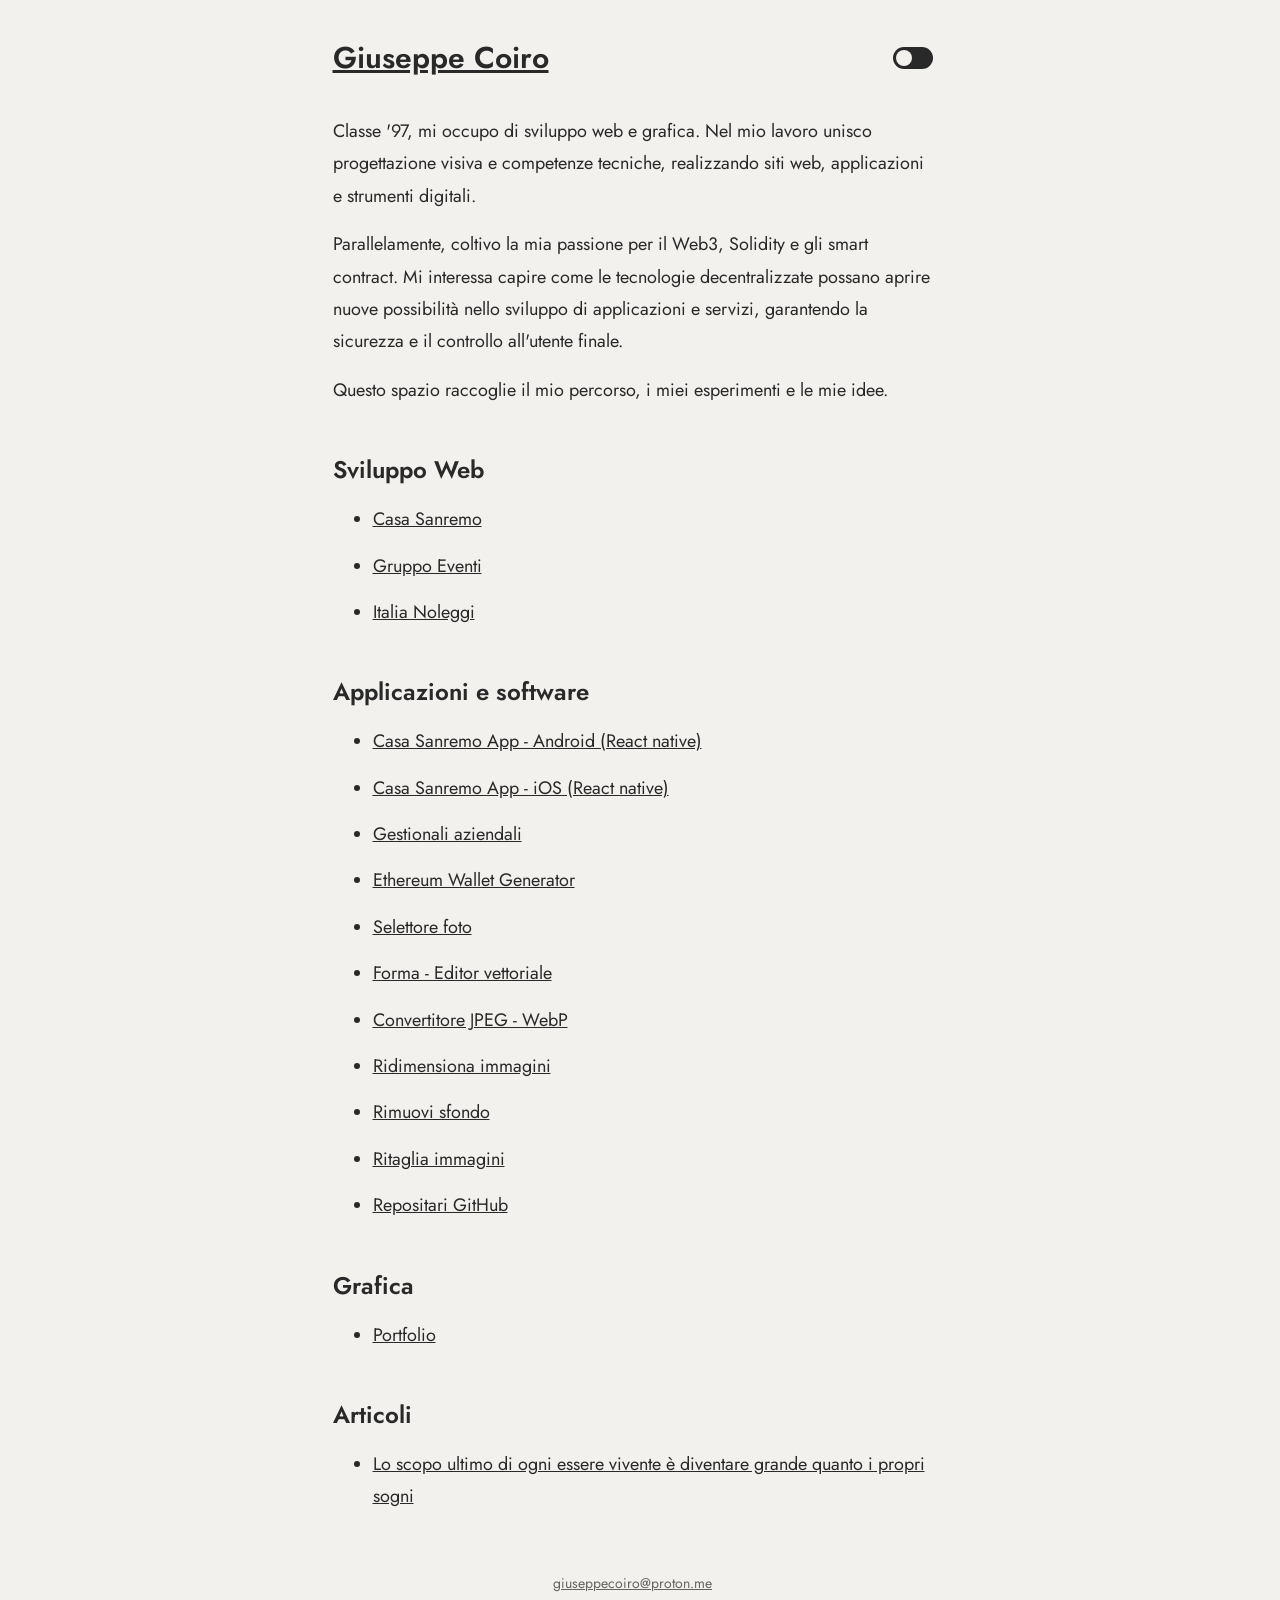
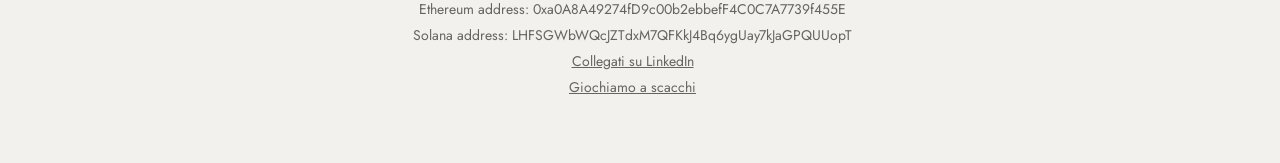
<file: index.html>
<!DOCTYPE html>
<html lang="it">

<head>
  <meta charset="UTF-8">
  <meta name="viewport" content="width=device-width, initial-scale=1">
  <meta name="description" content="Giuseppe Coiro, sviluppatore web e graphic designer. Scopri i miei progetti digitali, le applicazioni realizzate, il portfolio grafico e il mio percorso nel Web3 e in Ethereum.">
  <title>Giuseppe Coiro</title>
  <link rel="stylesheet" href="style.css?v=6">
  <script src="script.js?v=2"></script>
</head>

<body>
  <site-header></site-header>

  <main class="contenuto">
    <p>
      Classe '97, mi occupo di sviluppo web e grafica.
      Nel mio lavoro unisco progettazione visiva e competenze tecniche,
      realizzando siti web, applicazioni e strumenti digitali.
    </p>

    <p>
      Parallelamente, coltivo la mia passione per il Web3, Solidity e gli smart contract.
      Mi interessa capire come le tecnologie decentralizzate possano
      aprire nuove possibilità nello sviluppo di applicazioni e servizi, garantendo la sicurezza e il controllo all'utente finale.
    </p>

    <p>
      Questo spazio raccoglie il mio percorso, i miei esperimenti e le mie idee.
    </p>

    <section class="portfolio">

      <div class="spazio"></div>

      <div class="web">
        <h2>Sviluppo Web</h2>
        <ul>
          <li>
            <a href="https://www.casasanremo.it/" target="_blank" rel="noopener noreferrer">
              Casa Sanremo
            </a>
          </li>
          <li>
            <a href="https://www.gruppoeventi.org/" target="_blank" rel="noopener noreferrer">
              Gruppo Eventi
            </a>
          </li>
          <li>
            <a href="https://www.italianoleggi.net/" target="_blank" rel="noopener noreferrer">
              Italia Noleggi
            </a>
          </li>
        </ul>
      </div>

      <div class="spazio"></div>

      <div class="app">
        <h2>Applicazioni e software</h2>
        <ul>
          <li><a href="https://play.google.com/store/apps/details?id=it.casasanremo.app" target="_blank"
              rel="noopener noreferrer">Casa Sanremo App - Android (React native)</a>
          <li><a href="https://apps.apple.com/us/app/casa-sanremo/id6782826080" target="_blank"
              rel="noopener noreferrer">Casa Sanremo App - iOS (React native)</a>
          <li><a href="gestionali.html">Gestionali aziendali</a>
          <li><a href="https://pepcoiro.github.io/ethereum-wallet-generator/" target="_blank"
              rel="noopener noreferrer">Ethereum Wallet Generator</a></li>
          <li><a href="https://pepcoiro.github.io/selettore-foto/" target="_blank"
              rel="noopener noreferrer">Selettore foto</a></li>
          <li><a href="https://pepcoiro.github.io/forma/" target="_blank"
              rel="noopener noreferrer">Forma - Editor vettoriale</a></li>
          <li><a href="https://pepcoiro.github.io/convertitore-jpeg-webp/" target="_blank"
              rel="noopener noreferrer">Convertitore JPEG - WebP</a></li>
          <li><a href="https://pepcoiro.github.io/ridimensiona-immagini/" target="_blank"
              rel="noopener noreferrer">Ridimensiona immagini</a></li>
          <li><a href="https://pepcoiro.github.io/rimuovi-sfondo/" target="_blank"
              rel="noopener noreferrer">Rimuovi sfondo</a></li>
          <li><a href="https://pepcoiro.github.io/ritaglia-immagini/" target="_blank"
              rel="noopener noreferrer">Ritaglia immagini</a></li>
          <li><a href="https://github.com/pepcoiro?tab=repositories" target="_blank"
              rel="noopener noreferrer">Repositari GitHub</a>
          </li>
        </ul>
      </div>

      <div class="spazio"></div>

      <div class="grafica">
        <h2>Grafica</h2>
        <ul>
          <li><a href="grafica.html">Portfolio</a></li>
        </ul>
      </div>

      <div class="spazio"></div>

      <div class="articoli">
        <h2>Articoli</h2>
        <ul>
          <li>
            <a href="articoli/2026-10-16_lo_scopo_ultimo_di_ogni_essere_vivente_e_diventare_grande_quanto_i_propri_sogni.html">
              Lo scopo ultimo di ogni essere vivente è diventare grande quanto i propri sogni
            </a>
          </li>
        </ul>
      </div>

    </section>
  </main>

  <site-footer></site-footer>
</body>

</html>
</file>
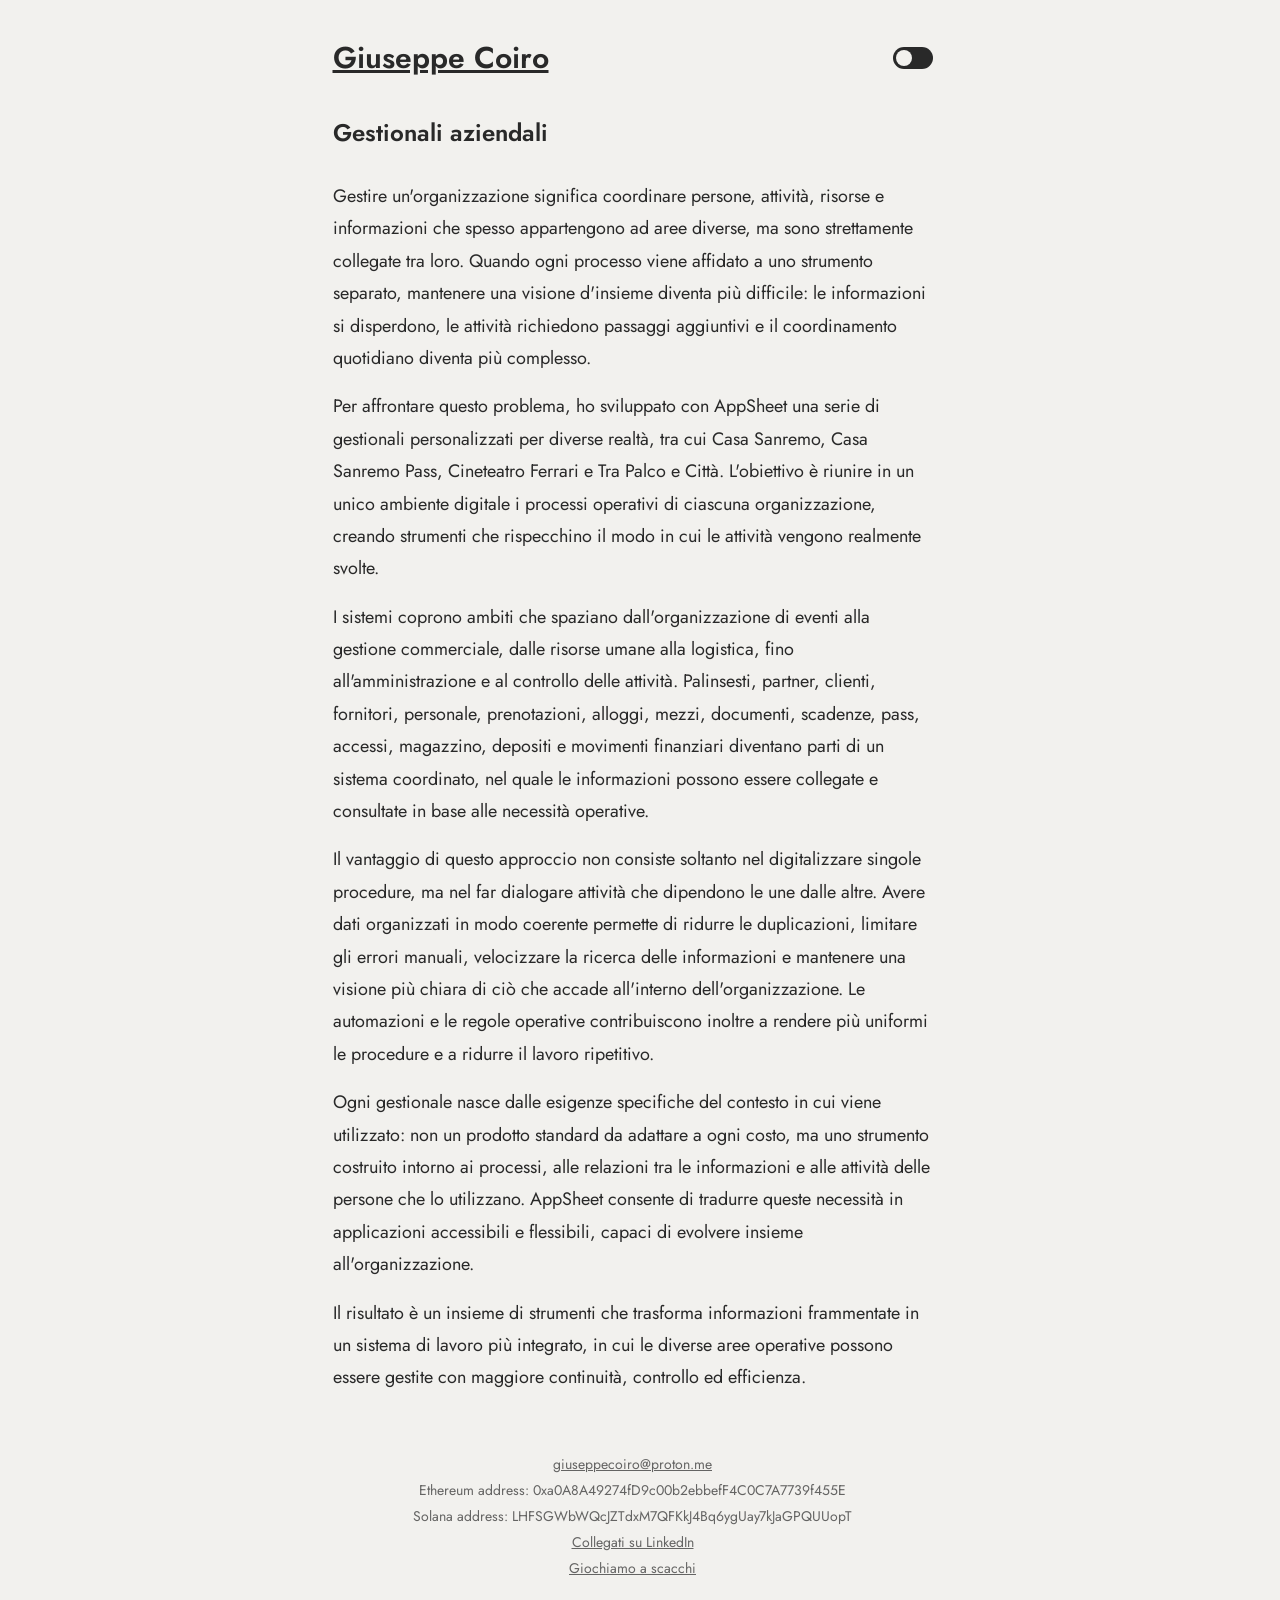
<file: gestionali.html>
<!DOCTYPE html>
<html lang="it">

<head>
    <meta charset="UTF-8">
    <meta name="viewport" content="width=device-width, initial-scale=1">
    <title>Grafica / Giuseppe Coiro</title>
    <link rel="stylesheet" href="style.css">
    <script src="script.js"></script>
</head>

<body>
    <site-header></site-header>

    <main class="contenuto">

        <h2>Gestionali aziendali</h2>
        <div class="spazio"></div>

        <p>
            Gestire un'organizzazione significa coordinare persone, attività,
            risorse e informazioni che spesso appartengono ad aree diverse,
            ma sono strettamente collegate tra loro. Quando ogni processo viene
            affidato a uno strumento separato, mantenere una visione d'insieme
            diventa più difficile: le informazioni si disperdono, le attività
            richiedono passaggi aggiuntivi e il coordinamento quotidiano diventa
            più complesso.
        </p>

        <p>
            Per affrontare questo problema, ho sviluppato con AppSheet una serie
            di gestionali personalizzati per diverse realtà, tra cui Casa Sanremo,
            Casa Sanremo Pass, Cineteatro Ferrari e Tra Palco e Città.
            L'obiettivo è riunire in un unico ambiente digitale i processi
            operativi di ciascuna organizzazione, creando strumenti che
            rispecchino il modo in cui le attività vengono realmente svolte.
        </p>

        <p>
            I sistemi coprono ambiti che spaziano dall'organizzazione di eventi
            alla gestione commerciale, dalle risorse umane alla logistica, fino
            all'amministrazione e al controllo delle attività. Palinsesti, partner,
            clienti, fornitori, personale, prenotazioni, alloggi, mezzi, documenti,
            scadenze, pass, accessi, magazzino, depositi e movimenti finanziari
            diventano parti di un sistema coordinato, nel quale le informazioni
            possono essere collegate e consultate in base alle necessità operative.
        </p>

        <p>
            Il vantaggio di questo approccio non consiste soltanto nel digitalizzare
            singole procedure, ma nel far dialogare attività che dipendono le une
            dalle altre. Avere dati organizzati in modo coerente permette di ridurre
            le duplicazioni, limitare gli errori manuali, velocizzare la ricerca
            delle informazioni e mantenere una visione più chiara di ciò che accade
            all'interno dell'organizzazione. Le automazioni e le regole operative
            contribuiscono inoltre a rendere più uniformi le procedure e a ridurre
            il lavoro ripetitivo.
        </p>

        <p>
            Ogni gestionale nasce dalle esigenze specifiche del contesto in cui
            viene utilizzato: non un prodotto standard da adattare a ogni costo,
            ma uno strumento costruito intorno ai processi, alle relazioni tra
            le informazioni e alle attività delle persone che lo utilizzano.
            AppSheet consente di tradurre queste necessità in applicazioni
            accessibili e flessibili, capaci di evolvere insieme all'organizzazione.
        </p>

        <p>
            Il risultato è un insieme di strumenti che trasforma informazioni
            frammentate in un sistema di lavoro più integrato, in cui le diverse
            aree operative possono essere gestite con maggiore continuità,
            controllo ed efficienza.
        </p>

    </main>
    <site-footer></site-footer>
</body>

</html>
</file>
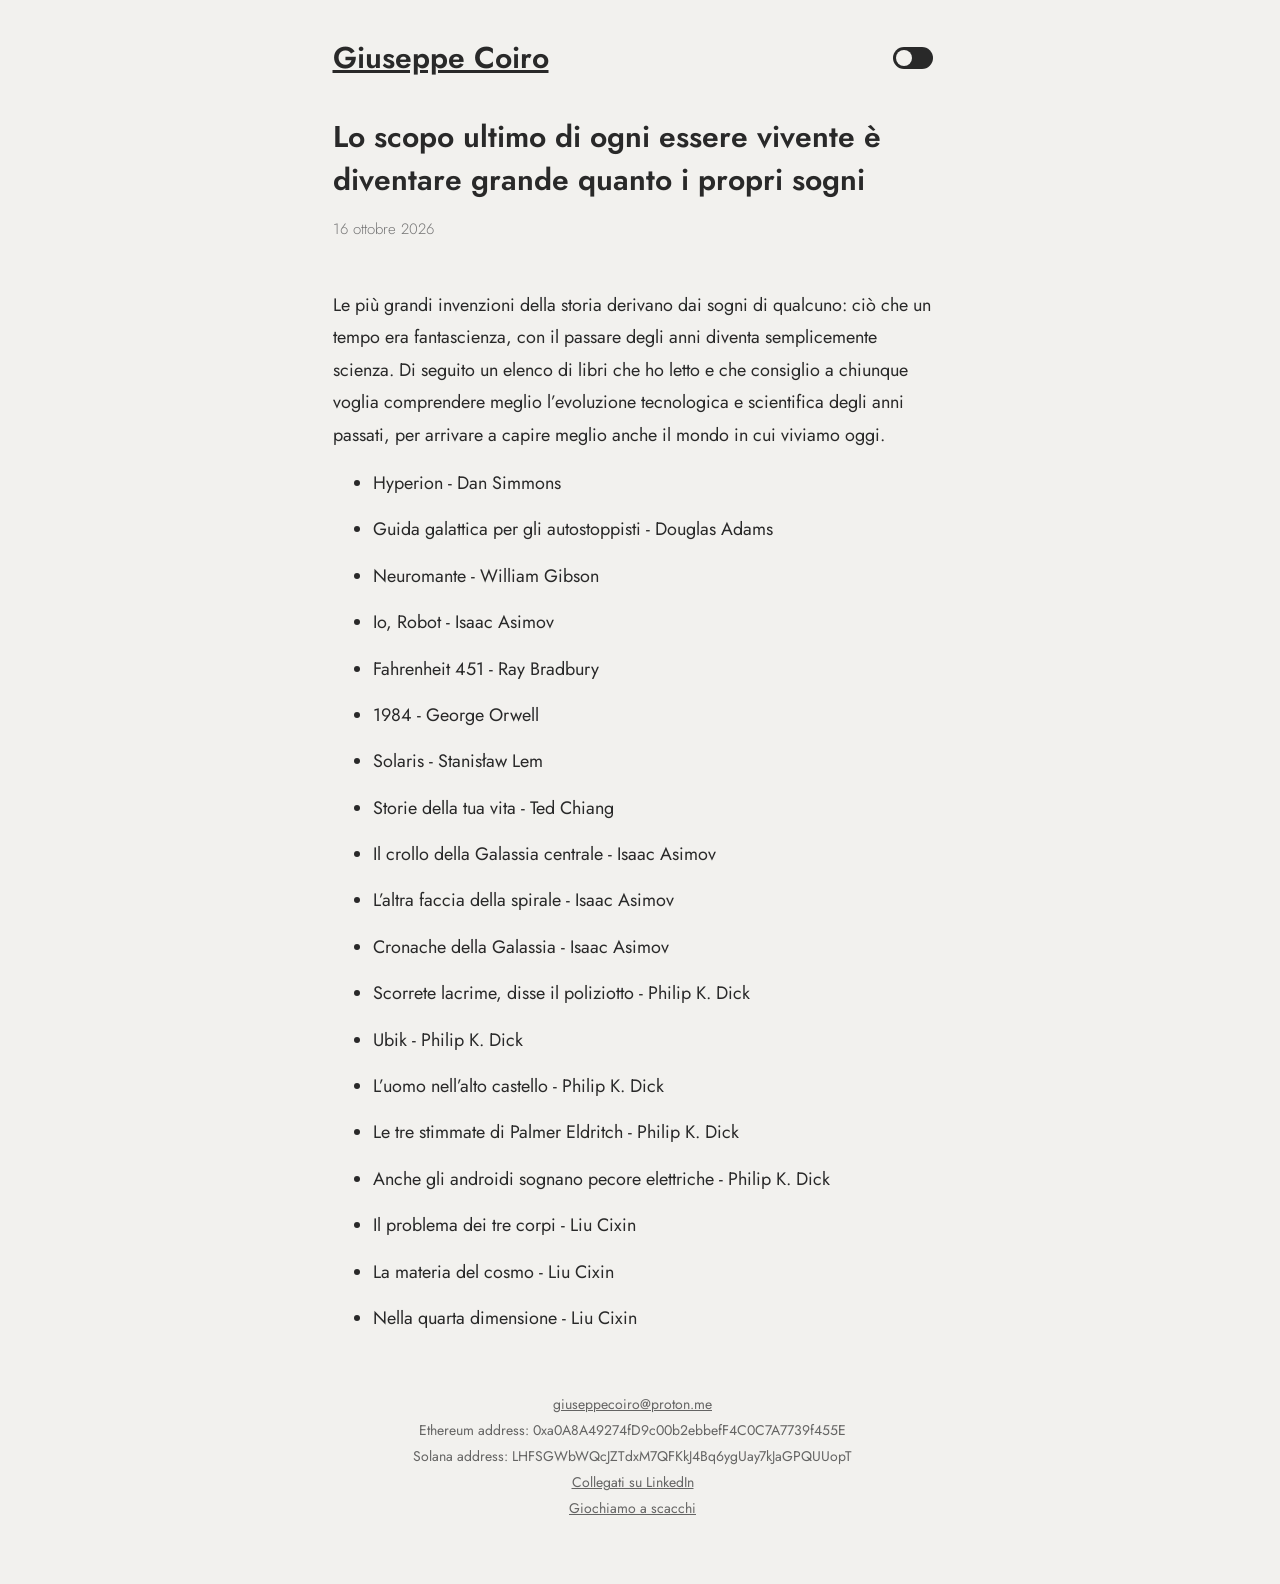
<file: articoli/2026-10-16_lo_scopo_ultimo_di_ogni_essere_vivente_e_diventare_grande_quanto_i_propri_sogni.html>
<!DOCTYPE html>
<html lang="it">
<head>
  <meta charset="UTF-8">
  <meta name="viewport" content="width=device-width, initial-scale=1">
  <meta name="description" content="Libri di fantascienza per esplorare l’evoluzione tecnologica e scientifica e comprendere meglio il mondo in cui viviamo.">
  <meta property="og:type" content="article">
  <meta property="og:title" content="Lo scopo ultimo di ogni essere vivente è diventare grande quanto i propri sogni">
  <meta property="og:description" content="Libri di fantascienza per esplorare l’evoluzione tecnologica e scientifica e comprendere meglio il mondo in cui viviamo.">
  <meta property="og:url" content="https://pepcoiro.github.io/website/articoli/2026-10-16_lo_scopo_ultimo_di_ogni_essere_vivente_e_diventare_grande_quanto_i_propri_sogni.html">
  <meta property="article:published_time" content="2026-10-16">
  <title>Lo scopo ultimo di ogni essere vivente è diventare grande quanto i propri sogni / Giuseppe Coiro</title>
  <link rel="canonical" href="https://pepcoiro.github.io/website/articoli/2026-10-16_lo_scopo_ultimo_di_ogni_essere_vivente_e_diventare_grande_quanto_i_propri_sogni.html">
  <link rel="stylesheet" href="../style.css?v=4">
  <script src="../script.js" defer></script>
</head>
<body>
  <site-header></site-header>
  <main class="contenuto">
    <article>
      <h1>Lo scopo ultimo di ogni essere vivente è diventare grande quanto i propri sogni</h1>
      <div class="spazio-data"></div>
      <p class="data-articolo"><time datetime="2026-10-16">16 ottobre 2026</time></p>
      <div class="spazio"></div>
      <p>Le più grandi invenzioni della storia derivano dai sogni di qualcuno: ciò che un tempo era fantascienza, con il passare degli anni diventa semplicemente scienza. Di seguito un elenco di libri che ho letto e che consiglio a chiunque voglia comprendere meglio l’evoluzione tecnologica e scientifica degli anni passati, per arrivare a capire meglio anche il mondo in cui viviamo oggi.</p>
      <ul>
        <li>Hyperion - Dan Simmons</li>
        <li>Guida galattica per gli autostoppisti - Douglas Adams</li>
        <li>Neuromante - William Gibson</li>
        <li>Io, Robot - Isaac Asimov</li>
        <li>Fahrenheit 451 - Ray Bradbury</li>
        <li>1984 - George Orwell</li>
        <li>Solaris - Stanisław Lem</li>
        <li>Storie della tua vita - Ted Chiang</li>
        <li>Il crollo della Galassia centrale - Isaac Asimov</li>
        <li>L’altra faccia della spirale - Isaac Asimov</li>
        <li>Cronache della Galassia - Isaac Asimov</li>
        <li>Scorrete lacrime, disse il poliziotto - Philip K. Dick</li>
        <li>Ubik - Philip K. Dick</li>
        <li>L’uomo nell’alto castello - Philip K. Dick</li>
        <li>Le tre stimmate di Palmer Eldritch - Philip K. Dick</li>
        <li>Anche gli androidi sognano pecore elettriche - Philip K. Dick</li>
        <li>Il problema dei tre corpi - Liu Cixin</li>
        <li>La materia del cosmo - Liu Cixin</li>
        <li>Nella quarta dimensione - Liu Cixin</li>
      </ul>
    </article>
  </main>
  <site-footer></site-footer>
</body>
</html>
</file>
<file: style.css>
@import url("https://fonts.googleapis.com/css2?family=Jost:wght@300;400;500;600;700&display=swap");

html {
  scrollbar-gutter: stable;
}

:root {
  color-scheme: light;
  --bg: #f2f1ee;
  --fg: #292929;
  --muted: #777777;
}

@media (prefers-color-scheme: dark) {
  :root:not(.light) {
    color-scheme: dark;
    --bg: #161616;
    --fg: #e5e5e2;
    --muted: #a0a09d;
  }
}

:root.dark {
  color-scheme: dark;
  --bg: #161616;
  --fg: #e5e5e2;
  --muted: #a0a09d;
}

:root.light {
  color-scheme: light;
  --bg: #f2f1ee;
  --fg: #292929;
  --muted: #777777;
}

* {
  box-sizing: border-box;
}

body {
  font-family: "Jost", sans-serif;
  margin: 0;
  padding: 36px 24px;
  background: var(--bg);
  color: var(--fg);
}

body.theme-transition {
  transition: background .2s, color .2s;
}

site-header,
site-footer {
  display: block;
}

header {
  max-width: 600px;
  margin: 0 auto;
  display: flex;
  justify-content: space-between;
  align-items: center;
}

h1, h2, h3 {
  font-family: "Jost", sans-serif;
  font-weight: 600;
}

h1 {
  margin: 0;
  font-size: 30px;
}

h2 {
  margin: 0;
  font-size: 24px;
}

h3 {
   margin: 0;
  font-size: 21px;
}

p {
  font-family: "Jost", sans-serif;
  font-size: 18px;
  font-weight: 400;
  line-height: 1.8;
  margin: 0 0 16px;
}

.data-articolo {
  color: var(--muted);
  font-family: "Jost", sans-serif;
  font-size: 15px;
  font-weight: 300;
  line-height: 1.8;
  margin: 0 0 16px;
}

.spazio-data {
  height: 15px;
}

#theme {
  --w: 40px;
  --h: 22px;
  --gap: 3px;
  --knob: calc(var(--h) - 2 * var(--gap));
  --travel: calc(var(--w) - var(--h));

  position: relative;
  flex: none;
  width: var(--w);
  height: var(--h);
  margin: 0;
  padding: 0;
  border: 0;
  border-radius: 999px;
  background: var(--fg);
  cursor: pointer;
  appearance: none;
  -webkit-appearance: none;
  transition: background .2s;
}

#theme::before {
  content: "";
  position: absolute;
  top: var(--gap);
  left: var(--gap);
  width: var(--knob);
  height: var(--knob);
  border-radius: 50%;
  background: var(--bg);
  transition: transform .22s ease, background .2s;
}

#theme:focus-visible {
  outline: 2px solid var(--fg);
  outline-offset: 3px;
}

@media (prefers-color-scheme: dark) {
  :root:not(.light) #theme::before { transform: translateX(var(--travel)); }
}
:root.dark  #theme::before { transform: translateX(var(--travel)); }
:root.light #theme::before { transform: none; }

.contenuto {
  max-width: 600px;
  margin: 36px auto 0;
}

li {
  font-family: "Jost", sans-serif;
  font-size: 18px;
  font-weight: 400;
  line-height: 1.8;
  margin: 0 0 14px;
}

a {
  color: var(--fg);
  text-decoration: underline;
  transition: opacity .2s;
}

a:hover {
  opacity: .7;
}

.spazio {
  height: 30px;
}

footer {
  max-width: 600px;
  margin: 60px auto 30px;
  display: flex;
  flex-direction: column;
  gap: 6px;
  align-items: center;
}

footer p,
footer a,
footer span {
  font-family: "Jost", sans-serif;
  font-size: 14px;
  margin: 0;
  opacity: .7;
}

footer a {
  color: var(--fg);
  text-decoration: underline;
  transition: opacity .2s;
}

footer a:hover {
  opacity: .7;
}

/* Centra le etichette e gli indirizzi crypto nel footer */
footer span {
  text-align: center;
  max-width: 100%;
  overflow-wrap: anywhere;
}

/* Filtri della galleria */
.filtri-grafica {
  display: flex;
  flex-wrap: wrap;
  gap: 8px;
  margin: 24px 0 30px;
}

.filtro-grafica {
  padding: 7px 12px;
  border: 1px solid var(--fg);
  border-radius: 99px;
  background: transparent;
  color: var(--fg);
  font-family: "Jost", sans-serif;
  font-size: 15px;
  cursor: pointer;
  transition: background .2s, color .2s, opacity .2s;
}

.filtro-grafica:hover {
  opacity: .7;
}

.filtro-grafica.attivo {
  background: var(--fg);
  color: var(--bg);
}


.galleria {
  width: 100%;
  columns: 3;
  column-gap: 16px;
  margin-top: 30px;
}

.galleria img {
  display: block;
  width: 100%;
  height: auto;
  margin-bottom: 16px;
  break-inside: avoid;
  border-radius: 6px;
  cursor: zoom-in;
}

@media (max-width: 600px) {
  .galleria {
    columns: 2;
    column-gap: 10px;
  }

  .galleria img {
    margin-bottom: 10px;
  }
}


.galleria img.nascosta {
  display: none;
}

.zoom-grafica {
  position: fixed;
  inset: 0;
  z-index: 999;
  display: flex;
  align-items: center;
  justify-content: center;
  padding: 24px;
  background: rgba(0, 0, 0, .88);
  cursor: zoom-out;
}

.zoom-grafica img {
  max-width: 95%;
  max-height: 95%;
  width: auto;
  height: auto;
  object-fit: contain;
  border-radius: 6px;
  cursor: zoom-out;
}

@media (max-width: 600px) {
  .galleria {
    columns: 2;
    column-gap: 10px;
    margin-top: 24px;
  }

  .galleria img {
    margin-bottom: 10px;
  }

  .filtri-grafica {
    gap: 6px;
    margin: 20px 0 24px;
  }

  .filtro-grafica {
    padding: 7px 10px;
    font-size: 12px;
  }
}
</file>
